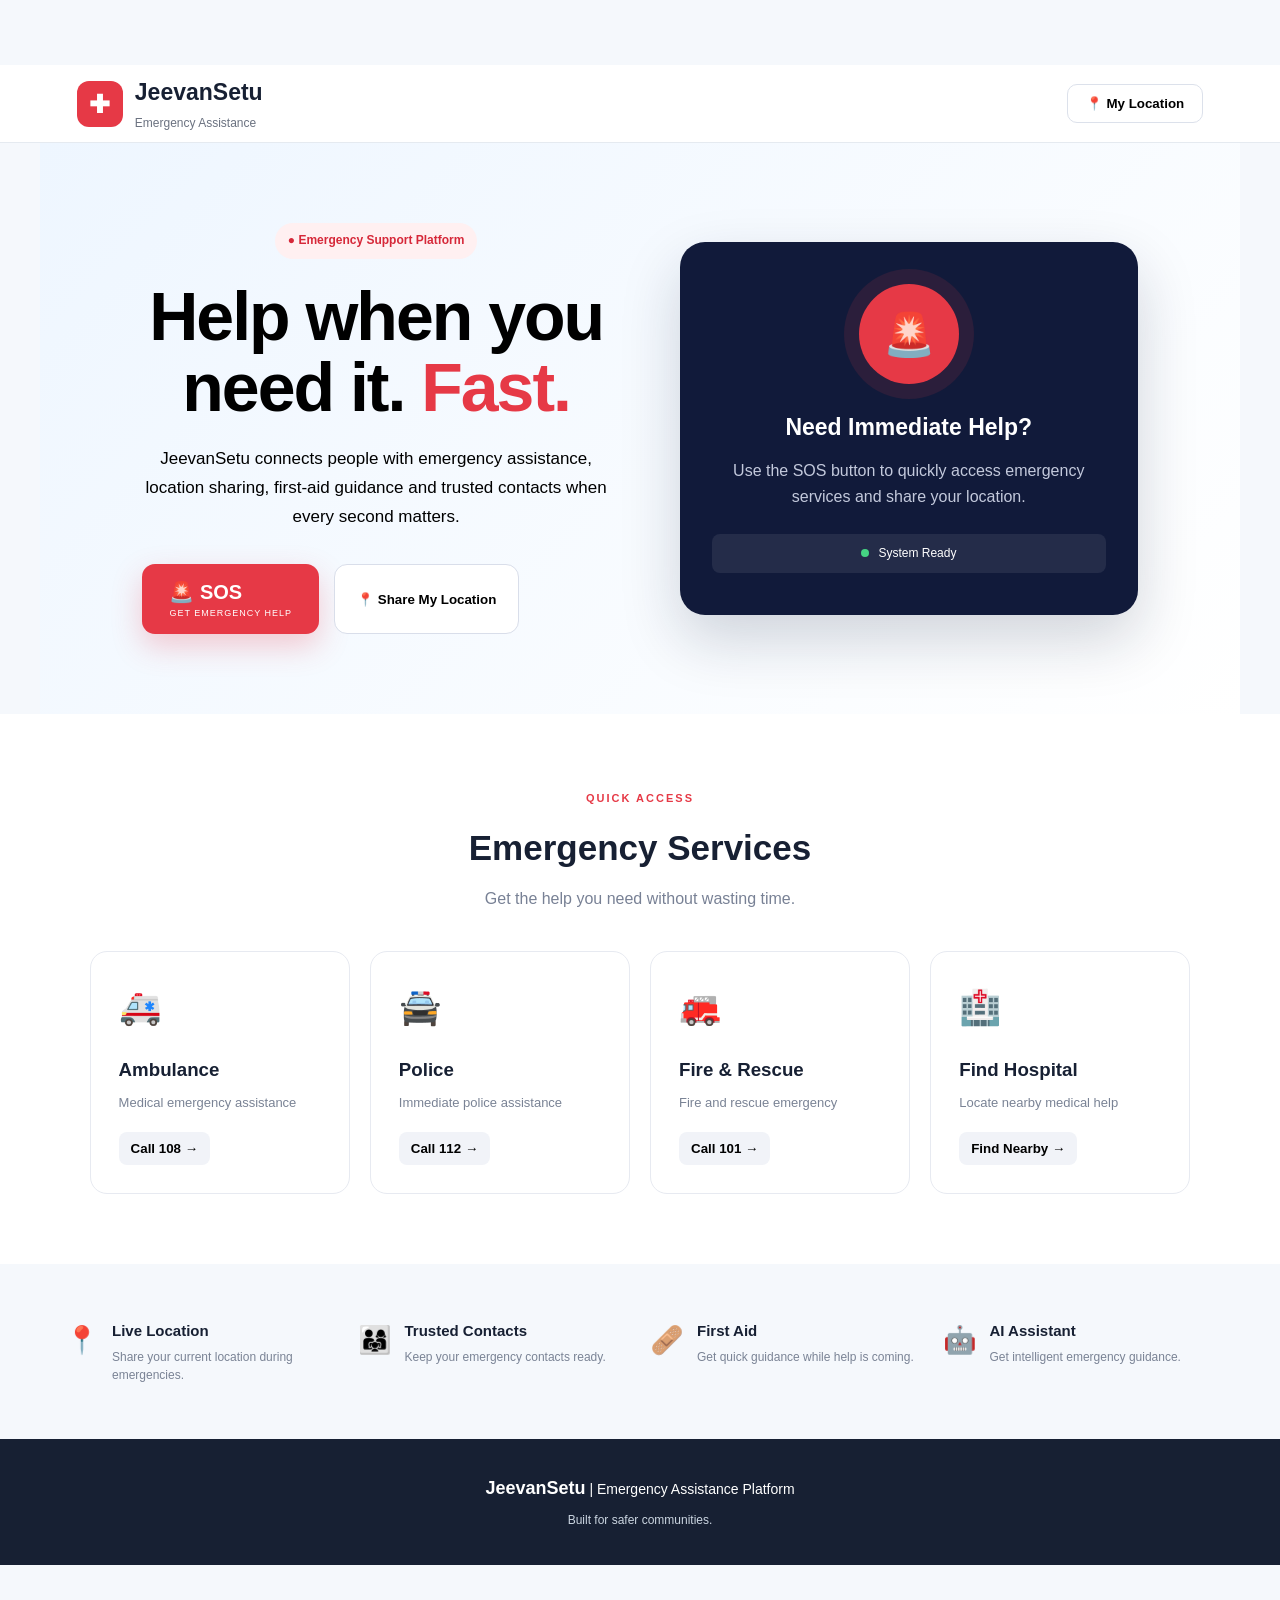
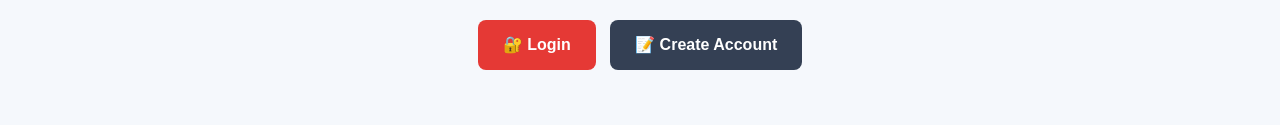
<file: index.html>
<!DOCTYPE html>
<html lang="en">
<head>
    <meta charset="UTF-8">
    <meta name="viewport" content="width=device-width, initial-scale=1.0">

    <title>JeevanSetu | Emergency Assistance</title>

    <link rel="stylesheet" href="style.css">
</head>

<body>

    <nav class="main-navigation">

    <a href="index.html">
        🏠 Home
    </a>

    <a href="assistant.html">
        🤖 AI Assistant
    </a>

    <a href="emergency.html">
        🚨 Emergency
    </a>

    <a href="first-aid.html">
        🩹 First Aid
    </a>

    <a href="contacts.html">
        📞 Contacts
    </a>

    <a href="report.html">
        📝 Report
    </a>

</nav>

    <!-- HEADER -->
    <header class="header">
        <div class="logo">
            <span class="logo-icon">✚</span>
            <div>
                <h1>JeevanSetu</h1>
                <p>Emergency Assistance</p>
            </div>
        </div>

        <button class="location-btn" onclick="getLocation()">
            📍 My Location
        </button>
    </header>


    <!-- HERO -->
    <main>

        <section class="hero">

            <div class="hero-text">

                <span class="badge">● Emergency Support Platform</span>

                <h2 style="color:#000">
                    Help when you need it.
                    <span>Fast.</span>
                </h2>

                <p style="color:#000">
                    JeevanSetu connects people with emergency assistance,
                    location sharing, first-aid guidance and trusted contacts
                    when every second matters.
                </p>

                <div class="hero-buttons">

                    <button class="sos-btn" onclick="activateSOS()">
                        <strong>🚨 SOS</strong>
                        <small>GET EMERGENCY HELP</small>
                    </button>

                    <button class="secondary-btn" onclick="getLocation()">
                        📍 Share My Location
                    </button>

                </div>

            </div>


            <!-- EMERGENCY CARD -->
            <div class="emergency-card">

                <div class="pulse-circle">
                    🚨
                </div>

                <h3>Need Immediate Help?</h3>

                <p>
                    Use the SOS button to quickly access emergency services
                    and share your location.
                </p>

                <div class="status">
                    <span></span>
                    System Ready
                </div>

            </div>

        </section>


        <!-- SERVICES -->
       <section class="services">

    <div class="section-heading">
        <span>QUICK ACCESS</span>
        <h2>Emergency Services</h2>
        <p>Get the help you need without wasting time.</p>
    </div>

    <div class="service-grid">

        <!-- AMBULANCE -->
        <div class="service-card">

            <div class="service-icon">🚑</div>

            <h3>Ambulance</h3>

            <p>
                Medical emergency assistance
            </p>

            <button
                type="button"
                onclick="callService('108')">
                Call 108 →
            </button>

        </div>


        <!-- POLICE -->
        <div class="service-card">

            <div class="service-icon">🚔</div>

            <h3>Police</h3>

            <p>
                Immediate police assistance
            </p>

            <button
                type="button"
                onclick="callService('112')">
                Call 112 →
            </button>

        </div>


        <!-- FIRE -->
        <div class="service-card">

            <div class="service-icon">🚒</div>

            <h3>Fire & Rescue</h3>

            <p>
                Fire and rescue emergency
            </p>

            <button
                type="button"
                onclick="callService('101')">
                Call 101 →
            </button>

        </div>


        <!-- HOSPITAL -->
        <div class="service-card">

            <div class="service-icon">🏥</div>

            <h3>Find Hospital</h3>

            <p>
                Locate nearby medical help
            </p>

            <button
                type="button"
                onclick="findHospital()">
                Find Nearby →
            </button>

        </div>

    </div>

</section>


        <!-- FEATURES -->
        <section class="features">

            <div class="feature">
                <span>📍</span>
                <div>
                    <h3>Live Location</h3>
                    <p>Share your current location during emergencies.</p>
                </div>
            </div>


            <div class="feature">
                <span>👨‍👩‍👧</span>
                <div>
                    <h3>Trusted Contacts</h3>
                    <p>Keep your emergency contacts ready.</p>
                </div>
            </div>


            <div class="feature">
                <span>🩹</span>
                <div>
                    <h3>First Aid</h3>
                    <p>Get quick guidance while help is coming.</p>
                </div>
            </div>


            <div class="feature">
                <span>🤖</span>
                <div>
                    <h3>AI Assistant</h3>
                    <p>Get intelligent emergency guidance.</p>
                </div>
            </div>

        </section>

    </main>


    <!-- FOOTER -->
    <footer>
        <strong>JeevanSetu</strong>
        <span> | </span>
        Emergency Assistance Platform
        <p>Built for safer communities.</p>
    </footer>


    <script src="app.js"></script>

    <!-- ==========================================
     JeevanSetu - Login / Registration
     ========================================== -->

<div style="
    text-align: center;
    margin: 30px 20px;
    padding: 20px;
">

    <a href="login.html"
       style="
           display: inline-block;
           padding: 12px 25px;
           margin: 5px;
           background: #e53935;
           color: white;
           text-decoration: none;
           border-radius: 8px;
           font-weight: bold;
       ">
        🔐 Login
    </a>


    <a href="register.html"
       style="
           display: inline-block;
           padding: 12px 25px;
           margin: 5px;
           background: #344054;
           color: white;
           text-decoration: none;
           border-radius: 8px;
           font-weight: bold;
       ">
        📝 Create Account
    </a>

</div>

</body>
</html>
</file>
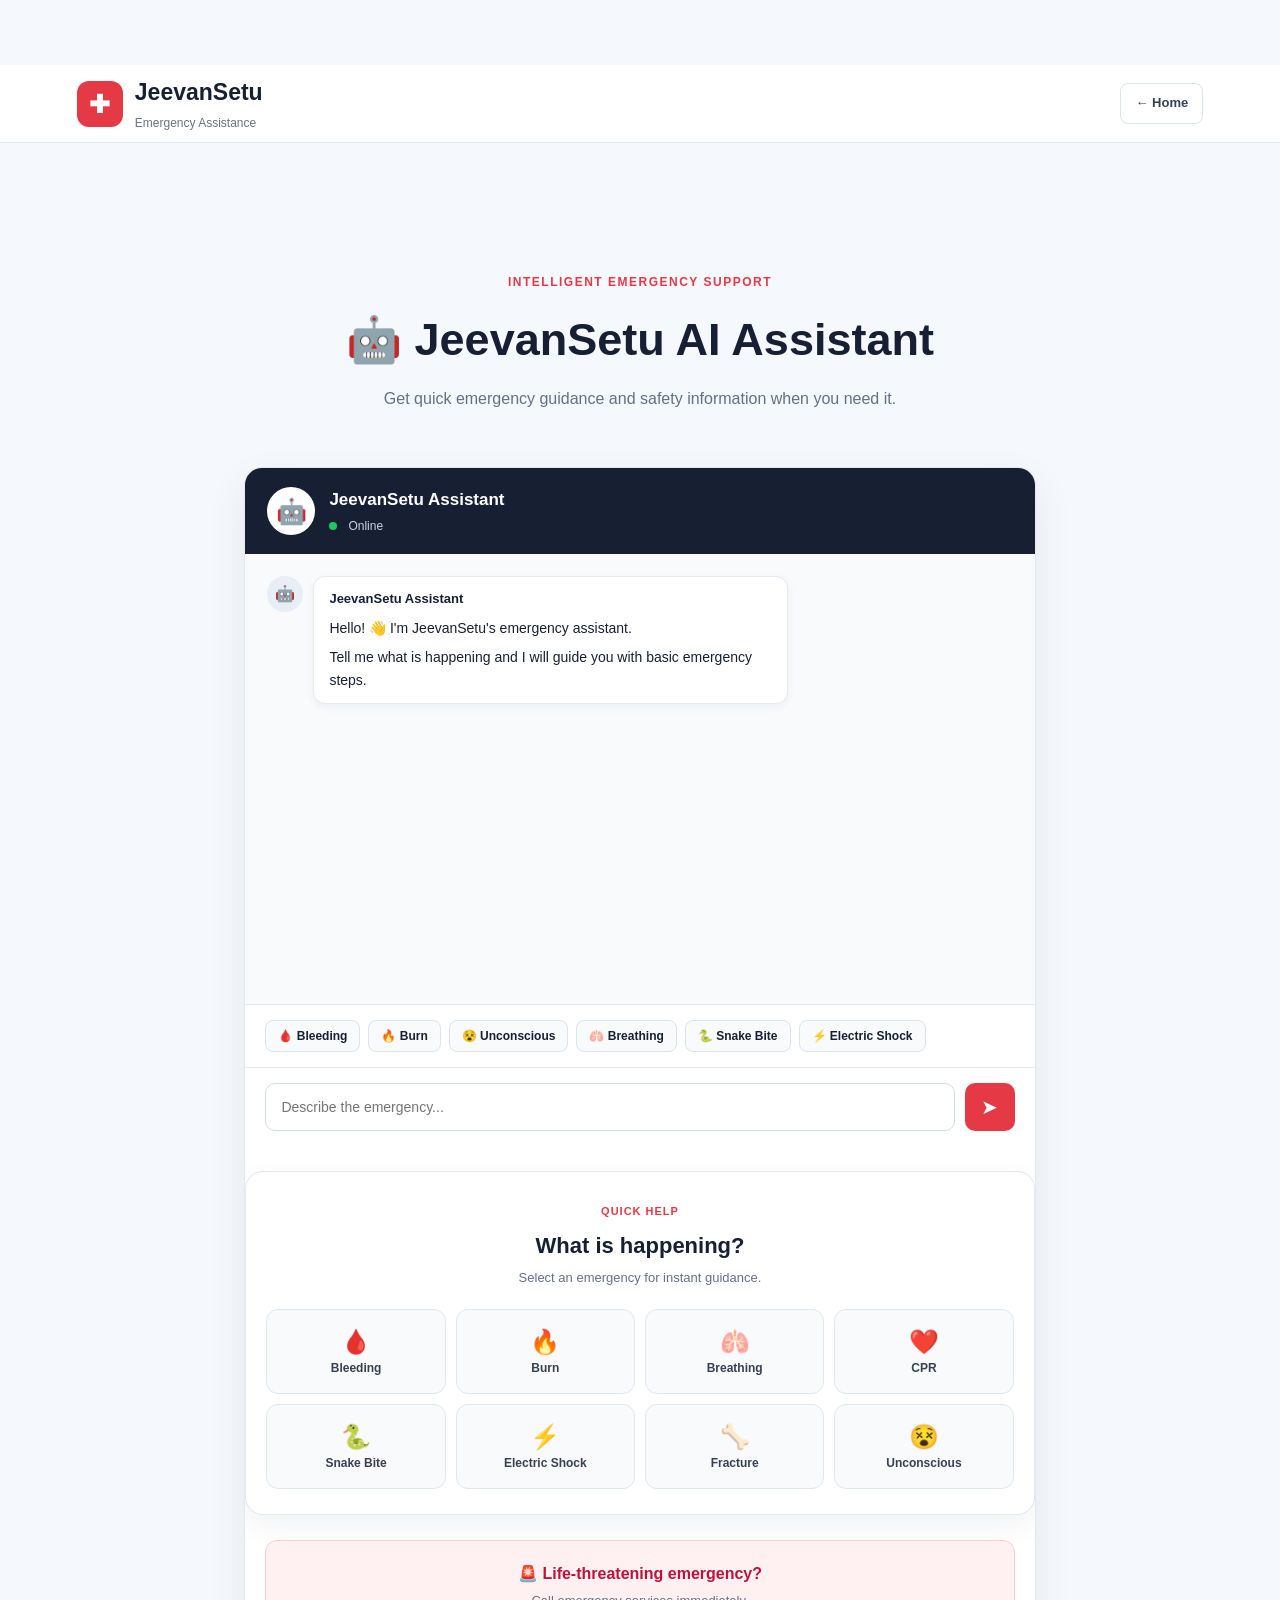
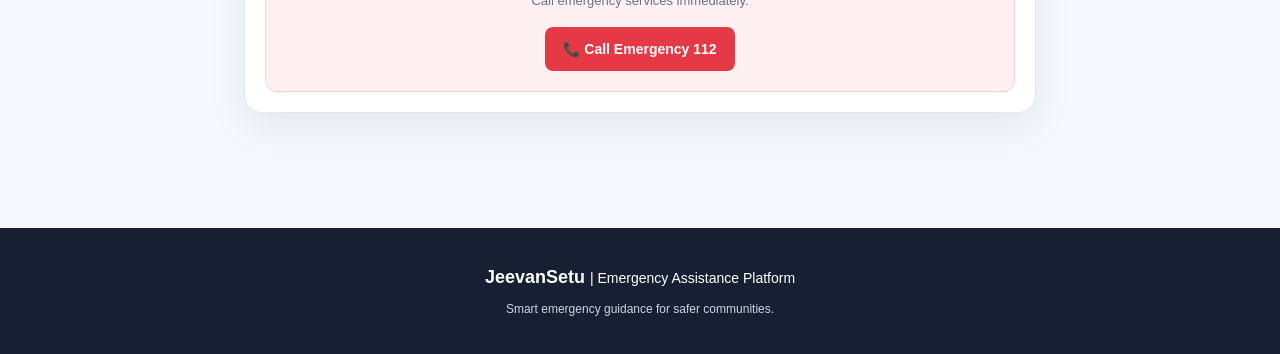
<file: assistant.html>
<!DOCTYPE html>
<html lang="en">

<head>

    <meta charset="UTF-8">

    <meta
        name="viewport"
        content="width=device-width, initial-scale=1.0">

    <title>AI Assistant | JeevanSetu</title>

    <link
        rel="stylesheet"
        href="style.css">

</head>

<body>

    <nav class="main-navigation">

    <a href="index.html">
        🏠 Home
    </a>

    <a href="assistant.html">
        🤖 AI Assistant
    </a>

    <a href="emergency.html">
        🚨 Emergency
    </a>

    <a href="first-aid.html">
        🩹 First Aid
    </a>

    <a href="contacts.html">
        📞 Contacts
    </a>

    <a href="report.html">
        📝 Report
    </a>

</nav>

<header class="header">

    <div class="logo">

        <span class="logo-icon">✚</span>

        <div>

            <h1>JeevanSetu</h1>

            <p>Emergency Assistance</p>

        </div>

    </div>

    <a
        href="index.html"
        class="back-home">

        ← Home

    </a>

</header>


<main class="assistant-page">

    <!-- HEADING -->

    <section class="assistant-heading">

        <span>INTELLIGENT EMERGENCY SUPPORT</span>

        <h2>🤖 JeevanSetu AI Assistant</h2>

        <p>
            Get quick emergency guidance and safety
            information when you need it.
        </p>

    </section>


    <!-- ASSISTANT CARD -->

    <section class="assistant-container">

        <!-- AI HEADER -->

        <div class="assistant-header">

            <div class="assistant-avatar">
                🤖
            </div>

            <div>

                <h3>
                    JeevanSetu Assistant
                </h3>

                <span class="assistant-status">
                    <span></span>
                    Online
                </span>

            </div>

        </div>


        <!-- CHAT -->

        <div
            id="chatMessages"
            class="chat-messages">

            <div class="chat-message bot-message">

                <div class="message-avatar">
                    🤖
                </div>

                <div class="message-content">

                    <strong>
                        JeevanSetu Assistant
                    </strong>

                    <p>
                        Hello! 👋 I'm JeevanSetu's
                        emergency assistant.
                    </p>

                    <p>
                        Tell me what is happening and
                        I will guide you with basic
                        emergency steps.
                    </p>

                </div>

            </div>

        </div>


        <!-- QUICK QUESTIONS -->

        <div class="quick-actions">

            <button onclick="sendQuickMessage('Someone is bleeding')">
                🩸 Bleeding
            </button>

            <button onclick="sendQuickMessage('Someone has a burn')">
                🔥 Burn
            </button>

            <button onclick="sendQuickMessage('Someone is unconscious')">
                😵 Unconscious
            </button>

            <button onclick="sendQuickMessage('Someone has breathing difficulty')">
                🫁 Breathing
            </button>

            <button onclick="sendQuickMessage('Someone has a snake bite')">
                🐍 Snake Bite
            </button>

            <button onclick="sendQuickMessage('There is an electric shock')">
                ⚡ Electric Shock
            </button>

        </div>


        <!-- INPUT -->

        <form
            id="assistantForm"
            class="assistant-input-area">

            <input
                type="text"
                id="assistantInput"
                placeholder="Describe the emergency..."
                autocomplete="off"
                required>

            <button
                type="submit">

                ➤

            </button>

        </form>


        <!-- EMERGENCY -->

        <!-- ==========================================
     QUICK EMERGENCY BUTTONS
     STEP 8.4
========================================== -->

<section class="quick-emergency">

    <div class="quick-emergency-heading">
        <span>QUICK HELP</span>
        <h3>What is happening?</h3>
        <p>Select an emergency for instant guidance.</p>
    </div>

    <div class="quick-emergency-grid">

        <button
            type="button"
            class="quick-emergency-btn"
            onclick="quickEmergency('bleeding')">
            🩸
            <span>Bleeding</span>
        </button>

        <button
            type="button"
            class="quick-emergency-btn"
            onclick="quickEmergency('burns')">
            🔥
            <span>Burn</span>
        </button>

        <button
            type="button"
            class="quick-emergency-btn"
            onclick="quickEmergency('breathing')">
            🫁
            <span>Breathing</span>
        </button>

        <button
            type="button"
            class="quick-emergency-btn"
            onclick="quickEmergency('cpr')">
            ❤️
            <span>CPR</span>
        </button>

        <button
            type="button"
            class="quick-emergency-btn"
            onclick="quickEmergency('snakebite')">
            🐍
            <span>Snake Bite</span>
        </button>

        <button
            type="button"
            class="quick-emergency-btn"
            onclick="quickEmergency('electric')">
            ⚡
            <span>Electric Shock</span>
        </button>

        <button
            type="button"
            class="quick-emergency-btn"
            onclick="quickEmergency('fracture')">
            🦴
            <span>Fracture</span>
        </button>

        <button
            type="button"
            class="quick-emergency-btn"
            onclick="quickEmergency('fainting')">
            😵
            <span>Unconscious</span>
        </button>

    </div>

</section>

        <div class="assistant-emergency">

            <strong>
                🚨 Life-threatening emergency?
            </strong>

            <p>
                Call emergency services immediately.
            </p>

            <a
                href="tel:112">

                📞 Call Emergency 112

            </a>

        </div>

    </section>

</main>


<footer>

    <strong>
        JeevanSetu
    </strong>

    <span>
        |
    </span>

    Emergency Assistance Platform

    <p>
        Smart emergency guidance for safer communities.
    </p>

</footer>


<script src="assistant.js"></script>

</body>

</html>
</file>
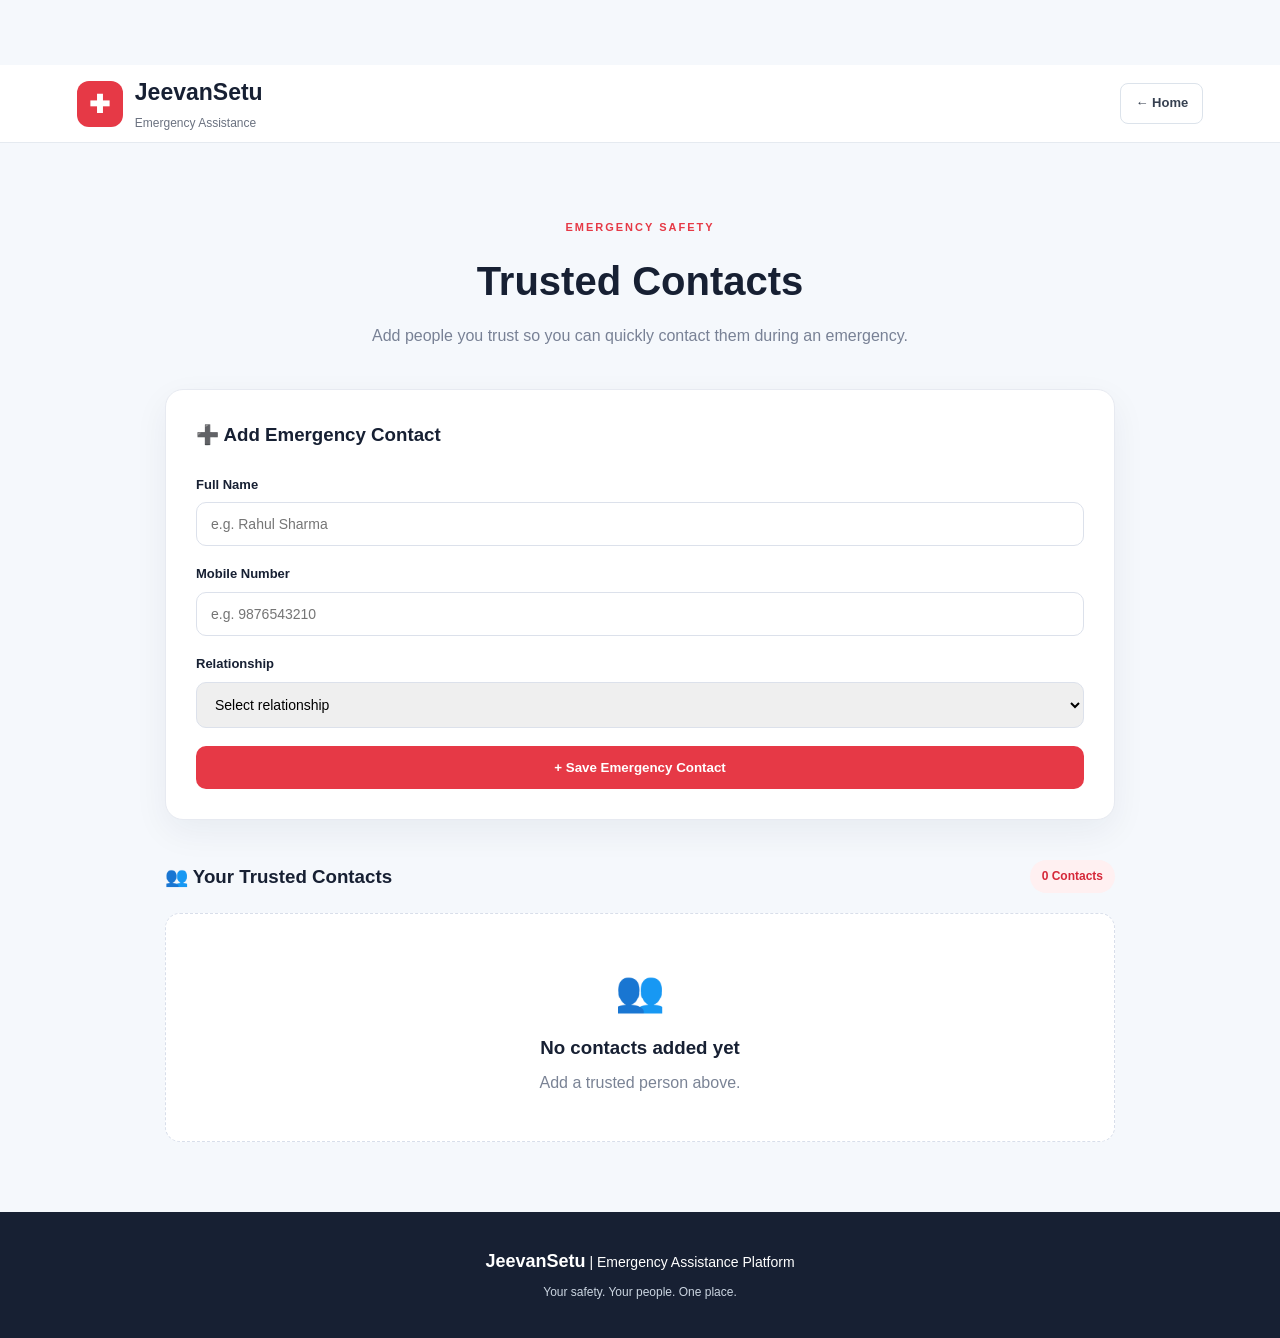
<file: contacts.html>
<!DOCTYPE html>
<html lang="en">
<head>
    <meta charset="UTF-8">
    <meta name="viewport" content="width=device-width, initial-scale=1.0">

    <title>Trusted Contacts | JeevanSetu</title>

    <link rel="stylesheet" href="style.css">
</head>

<body>

    <nav class="main-navigation">

    <a href="index.html">
        🏠 Home
    </a>

    <a href="assistant.html">
        🤖 AI Assistant
    </a>

    <a href="emergency.html">
        🚨 Emergency
    </a>

    <a href="first-aid.html">
        🩹 First Aid
    </a>

    <a href="contacts.html">
        📞 Contacts
    </a>

    <a href="report.html">
        📝 Report
    </a>

</nav>

<header class="header">

    <div class="logo">
        <span class="logo-icon">✚</span>

        <div>
            <h1>JeevanSetu</h1>
            <p>Emergency Assistance</p>
        </div>
    </div>

    <a href="index.html" class="back-home">
        ← Home
    </a>

</header>


<main class="contacts-page">

    <div class="contacts-heading">

        <span>EMERGENCY SAFETY</span>

        <h2>Trusted Contacts</h2>

        <p>
            Add people you trust so you can quickly contact them
            during an emergency.
        </p>

    </div>


    <!-- ADD CONTACT -->

    <section class="contact-form-card">

        <h3>➕ Add Emergency Contact</h3>

        <form id="contactForm">

            <div class="input-group">

                <label for="contactName">
                    Full Name
                </label>

                <input
                    type="text"
                    id="contactName"
                    placeholder="e.g. Rahul Sharma"
                    required
                >

            </div>


            <div class="input-group">

                <label for="contactPhone">
                    Mobile Number
                </label>

                <input
                    type="tel"
                    id="contactPhone"
                    placeholder="e.g. 9876543210"
                    pattern="[0-9]{10}"
                    maxlength="10"
                    required
                >

            </div>


            <div class="input-group">

                <label for="contactRelation">
                    Relationship
                </label>

                <select id="contactRelation" required>

                    <option value="">
                        Select relationship
                    </option>

                    <option value="Parent">
                        Parent
                    </option>

                    <option value="Sibling">
                        Sibling
                    </option>

                    <option value="Friend">
                        Friend
                    </option>

                    <option value="Spouse">
                        Spouse
                    </option>

                    <option value="Relative">
                        Relative
                    </option>

                    <option value="Other">
                        Other
                    </option>

                </select>

            </div>


            <button type="submit" class="add-contact-btn">
                + Save Emergency Contact
            </button>

        </form>

    </section>


    <!-- SAVED CONTACTS -->

    <section class="saved-contacts">

        <div class="saved-title">

            <h3>👥 Your Trusted Contacts</h3>

            <span id="contactCount">
                0 Contacts
            </span>

        </div>


        <div id="contactsList">

            <div class="empty-contacts">

                <div>👥</div>

                <h3>No contacts added yet</h3>

                <p>
                    Add a trusted person above.
                </p>

            </div>

        </div>

    </section>

</main>


<footer>

    <strong>JeevanSetu</strong>

    <span> | </span>

    Emergency Assistance Platform

    <p>
        Your safety. Your people. One place.
    </p>

</footer>


<script src="app.js"></script>

</body>
</html>
</file>
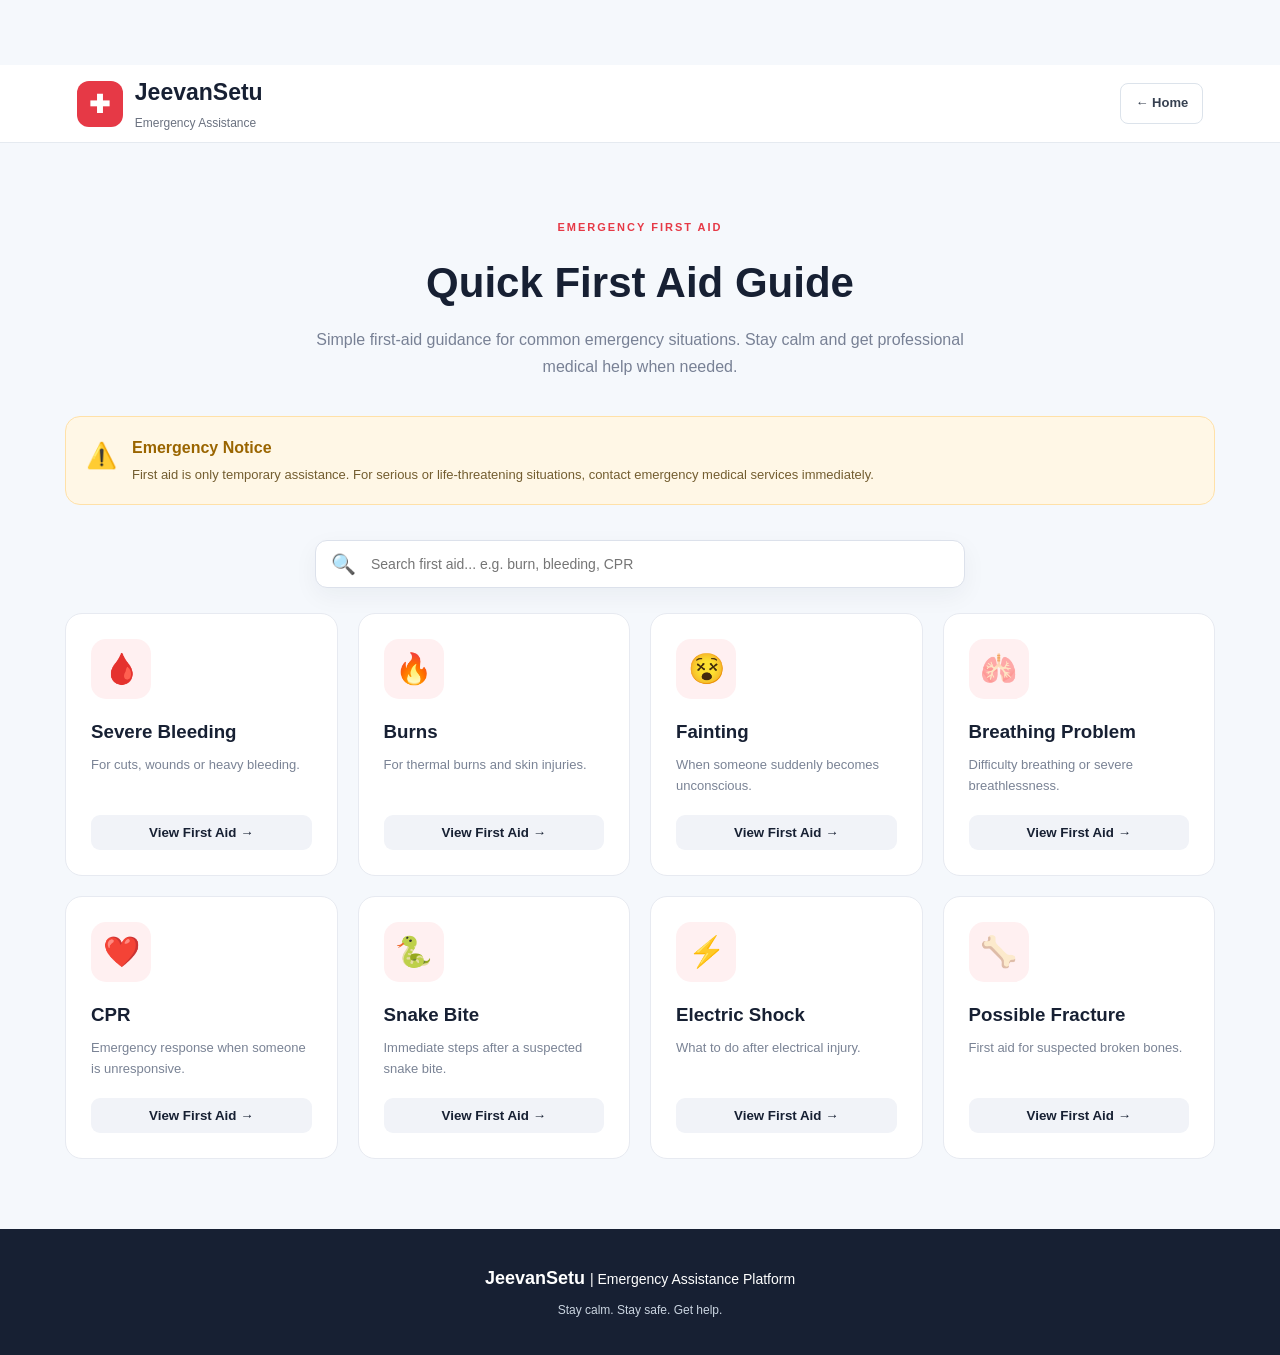
<file: first-aid.html>
<!DOCTYPE html>
<html lang="en">

<head>

    <meta charset="UTF-8">

    <meta
        name="viewport"
        content="width=device-width, initial-scale=1.0">

    <title>First Aid | JeevanSetu</title>

    <link
        rel="stylesheet"
        href="style.css">

</head>


<body>

    <nav class="main-navigation">

    <a href="index.html">
        🏠 Home
    </a>

    <a href="assistant.html">
        🤖 AI Assistant
    </a>

    <a href="emergency.html">
        🚨 Emergency
    </a>

    <a href="first-aid.html">
        🩹 First Aid
    </a>

    <a href="contacts.html">
        📞 Contacts
    </a>

    <a href="report.html">
        📝 Report
    </a>

</nav>

<header class="header">

    <div class="logo">

        <span class="logo-icon">✚</span>

        <div>

            <h1>JeevanSetu</h1>

            <p>Emergency Assistance</p>

        </div>

    </div>


    <a
        href="index.html"
        class="back-home">

        ← Home

    </a>

</header>



<main class="first-aid-page">


    <!-- PAGE HEADING -->

    <section class="first-aid-heading">

        <span>EMERGENCY FIRST AID</span>

        <h2>Quick First Aid Guide</h2>

        <p>

            Simple first-aid guidance for common
            emergency situations.

            Stay calm and get professional
            medical help when needed.

        </p>

    </section>



    <!-- EMERGENCY NOTICE -->

    <div class="first-aid-alert">

        <div class="alert-icon">
            ⚠️
        </div>

        <div>

            <strong>
                Emergency Notice
            </strong>

            <p>

                First aid is only temporary assistance.
                For serious or life-threatening situations,
                contact emergency medical services immediately.

            </p>

        </div>

    </div>



    <!-- SEARCH -->

    <div class="first-aid-search">

        <div class="search-icon">
            🔍
        </div>

        <input
            type="text"
            id="firstAidSearch"
            placeholder="Search first aid... e.g. burn, bleeding, CPR"
            autocomplete="off">

    </div>


    <p
        id="noFirstAidResult"
        class="no-first-aid-result"
        style="display:none;">

        No matching first-aid guide found.

    </p>



    <!-- FIRST AID GRID -->

    <section class="first-aid-grid">



        <!-- BLEEDING -->

        <div
            class="first-aid-card"
            data-aid="bleeding blood wound cut">

            <div class="aid-icon">
                🩸
            </div>

            <h3>
                Severe Bleeding
            </h3>

            <p>
                For cuts, wounds or heavy bleeding.
            </p>

            <button
                type="button"
                onclick="showFirstAid('bleeding')">

                View First Aid →

            </button>

        </div>



        <!-- BURNS -->

        <div
            class="first-aid-card"
            data-aid="burn burns fire skin">

            <div class="aid-icon">
                🔥
            </div>

            <h3>
                Burns
            </h3>

            <p>
                For thermal burns and skin injuries.
            </p>

            <button
                type="button"
                onclick="showFirstAid('burns')">

                View First Aid →

            </button>

        </div>



        <!-- FAINTING -->

        <div
            class="first-aid-card"
            data-aid="fainting faint unconscious">

            <div class="aid-icon">
                😵
            </div>

            <h3>
                Fainting
            </h3>

            <p>
                When someone suddenly becomes unconscious.
            </p>

            <button
                type="button"
                onclick="showFirstAid('fainting')">

                View First Aid →

            </button>

        </div>



        <!-- BREATHING -->

        <div
            class="first-aid-card"
            data-aid="breathing breath lungs asthma">

            <div class="aid-icon">
                🫁
            </div>

            <h3>
                Breathing Problem
            </h3>

            <p>
                Difficulty breathing or severe breathlessness.
            </p>

            <button
                type="button"
                onclick="showFirstAid('breathing')">

                View First Aid →

            </button>

        </div>



        <!-- CPR -->

        <div
            class="first-aid-card"
            data-aid="cpr heart cardiac unconscious">

            <div class="aid-icon">
                ❤️
            </div>

            <h3>
                CPR
            </h3>

            <p>
                Emergency response when someone is unresponsive.
            </p>

            <button
                type="button"
                onclick="showFirstAid('cpr')">

                View First Aid →

            </button>

        </div>



        <!-- SNAKE BITE -->

        <div
            class="first-aid-card"
            data-aid="snake snakebite bite venom">

            <div class="aid-icon">
                🐍
            </div>

            <h3>
                Snake Bite
            </h3>

            <p>
                Immediate steps after a suspected snake bite.
            </p>

            <button
                type="button"
                onclick="showFirstAid('snakebite')">

                View First Aid →

            </button>

        </div>



        <!-- ELECTRIC SHOCK -->

        <div
            class="first-aid-card"
            data-aid="electric electricity shock">

            <div class="aid-icon">
                ⚡
            </div>

            <h3>
                Electric Shock
            </h3>

            <p>
                What to do after electrical injury.
            </p>

            <button
                type="button"
                onclick="showFirstAid('electric')">

                View First Aid →

            </button>

        </div>



        <!-- FRACTURE -->

        <div
            class="first-aid-card"
            data-aid="fracture bone broken injury">

            <div class="aid-icon">
                🦴
            </div>

            <h3>
                Possible Fracture
            </h3>

            <p>
                First aid for suspected broken bones.
            </p>

            <button
                type="button"
                onclick="showFirstAid('fracture')">

                View First Aid →

            </button>

        </div>


    </section>

</main>



<footer>

    <strong>
        JeevanSetu
    </strong>

    <span>
        |
    </span>

    Emergency Assistance Platform

    <p>
        Stay calm. Stay safe. Get help.
    </p>

</footer>



<script src="app.js"></script>


</body>

</html>
</file>
<file: style.css>
* {
    margin: 0;
    padding: 0;
    box-sizing: border-box;
}

body {
    font-family: Arial, Helvetica, sans-serif;
    background: #f6f8fc;
    color: #172033;
    min-height: 100vh;
}


/* HEADER */

.header {
    height: 78px;
    background: #ffffff;
    display: flex;
    justify-content: space-between;
    align-items: center;
    padding: 0 7%;
    border-bottom: 1px solid #e8ebf2;
}

.logo {
    display: flex;
    align-items: center;
    gap: 12px;
}

.logo-icon {
    width: 44px;
    height: 44px;
    background: #e63946;
    color: white;
    border-radius: 12px;
    display: flex;
    justify-content: center;
    align-items: center;
    font-size: 24px;
    font-weight: bold;
}

.logo h1 {
    font-size: 21px;
}

.logo p {
    font-size: 11px;
    color: #7b8495;
    margin-top: 3px;
}

.location-btn {
    border: 1px solid #dce1eb;
    background: white;
    padding: 11px 18px;
    border-radius: 10px;
    cursor: pointer;
    font-weight: 600;
}


/* HERO */

.hero {
    max-width: 1200px;
    margin: auto;
    padding: 75px 25px;
    display: grid;
    grid-template-columns: 1.4fr 0.8fr;
    gap: 70px;
    align-items: center;
}

.badge {
    display: inline-block;
    background: #fff0f1;
    color: #d62839;
    padding: 8px 13px;
    border-radius: 30px;
    font-size: 12px;
    font-weight: bold;
    margin-bottom: 22px;
}

.hero h2 {
    font-size: clamp(42px, 6vw, 68px);
    line-height: 1.05;
    letter-spacing: -2px;
    max-width: 700px;
}

.hero h2 span {
    color: #e63946;
}

.hero-text > p {
    margin-top: 22px;
    color: #697386;
    font-size: 17px;
    line-height: 1.7;
    max-width: 650px;
}


/* BUTTONS */

.hero-buttons {
    display: flex;
    gap: 15px;
    margin-top: 32px;
    flex-wrap: wrap;
}

.sos-btn {
    border: none;
    background: #e63946;
    color: white;
    padding: 16px 27px;
    border-radius: 13px;
    cursor: pointer;
    display: flex;
    flex-direction: column;
    gap: 4px;
    box-shadow: 0 12px 30px rgba(230, 57, 70, 0.25);
}

.sos-btn strong {
    font-size: 20px;
}

.sos-btn small {
    font-size: 9px;
    letter-spacing: 1px;
}

.sos-btn:hover {
    transform: translateY(-2px);
}

.secondary-btn {
    border: 1px solid #d9deea;
    background: white;
    padding: 15px 22px;
    border-radius: 13px;
    cursor: pointer;
    font-weight: bold;
}


/* EMERGENCY CARD */

.emergency-card {
    background: #111a3a;
    color: white;
    padding: 42px 32px;
    border-radius: 25px;
    text-align: center;
    box-shadow: 0 25px 60px rgba(17, 26, 58, 0.18);
}

.pulse-circle {
    width: 100px;
    height: 100px;
    background: #e63946;
    border-radius: 50%;
    margin: 0 auto 25px;
    display: flex;
    justify-content: center;
    align-items: center;
    font-size: 42px;
    box-shadow: 0 0 0 15px rgba(230, 57, 70, 0.12);
}

.emergency-card h3 {
    font-size: 23px;
}

.emergency-card p {
    color: #c3c9dc;
    line-height: 1.6;
    margin-top: 12px;
}

.status {
    margin-top: 25px;
    padding: 10px;
    border-radius: 8px;
    background: rgba(255,255,255,0.08);
    font-size: 12px;
}

.status span {
    display: inline-block;
    width: 8px;
    height: 8px;
    background: #45d483;
    border-radius: 50%;
    margin-right: 6px;
}


/* SERVICES */

.services {
    background: white;
    padding: 70px 7%;
}

.section-heading {
    text-align: center;
    margin-bottom: 40px;
}

.section-heading span {
    color: #e63946;
    font-size: 11px;
    font-weight: bold;
    letter-spacing: 2px;
}

.section-heading h2 {
    font-size: 35px;
    margin: 10px 0;
}

.section-heading p {
    color: #788195;
}

.service-grid {
    max-width: 1200px;
    margin: auto;
    display: grid;
    grid-template-columns: repeat(4, 1fr);
    gap: 20px;
}

.service-card {
    padding: 28px;
    border: 1px solid #e7eaf1;
    border-radius: 17px;
    background: white;
    cursor: pointer;
    transition: 0.2s;
}

.service-card:hover {
    transform: translateY(-5px);
    box-shadow: 0 15px 35px rgba(20, 30, 60, 0.09);
}

.service-icon {
    font-size: 34px;
    margin-bottom: 20px;
}

.service-card h3 {
    margin-bottom: 8px;
}

.service-card p {
    color: #7a8395;
    font-size: 13px;
    line-height: 1.5;
}

.service-card button {
    margin-top: 20px;
    border: none;
    background: #f1f3f8;
    padding: 9px 12px;
    border-radius: 8px;
    cursor: pointer;
    font-weight: bold;
}


/* FEATURES */

.features {
    max-width: 1200px;
    margin: auto;
    padding: 55px 25px;
    display: grid;
    grid-template-columns: repeat(4, 1fr);
    gap: 20px;
}

.feature {
    display: flex;
    gap: 13px;
}

.feature > span {
    font-size: 27px;
}

.feature h3 {
    font-size: 15px;
}

.feature p {
    color: #7a8395;
    font-size: 12px;
    line-height: 1.5;
    margin-top: 5px;
}


/* FOOTER */

footer {
    background: #111a3a;
    color: white;
    padding: 30px 7%;
    text-align: center;
    font-size: 13px;
}

footer p {
    color: #aeb6ca;
    margin-top: 8px;
}


/* MOBILE */

@media (max-width: 900px) {

    .hero {
        grid-template-columns: 1fr;
        padding-top: 45px;
    }

    .service-grid {
        grid-template-columns: repeat(2, 1fr);
    }

    .features {
        grid-template-columns: repeat(2, 1fr);
    }
}


@media (max-width: 600px) {

    .header {
        padding: 0 20px;
    }

    .location-btn {
        display: none;
    }

    .hero {
        padding: 40px 20px;
    }

    .hero h2 {
        font-size: 43px;
    }

    .service-grid,
    .features {
        grid-template-columns: 1fr;
    }

    .services {
        padding: 50px 20px;
    }
}

/* ==========================================
   JeevanSetu SOS Emergency System
   ========================================== */

.sos-overlay {
    position: fixed;
    inset: 0;
    background: rgba(10, 15, 35, 0.75);

    display: flex;
    justify-content: center;
    align-items: center;

    z-index: 9999;

    backdrop-filter: blur(5px);
}


.sos-modal {
    width: min(430px, 90%);

    background: white;

    border-radius: 20px;

    padding: 35px;

    text-align: center;

    box-shadow: 0 25px 70px rgba(0, 0, 0, 0.35);

    animation: sosAppear 0.25s ease;
}


@keyframes sosAppear {

    from {
        opacity: 0;
        transform: scale(0.85);
    }

    to {
        opacity: 1;
        transform: scale(1);
    }
}


.sos-icon {
    width: 75px;
    height: 75px;

    margin: 0 auto 20px;

    display: flex;
    align-items: center;
    justify-content: center;

    background: #ffe5e5;

    border-radius: 50%;

    font-size: 38px;
}


.sos-modal h2 {
    margin-bottom: 12px;

    color: #17213d;

    font-size: 28px;
}


.sos-modal p {
    color: #555;

    line-height: 1.6;
}


.sos-description {
    font-size: 14px;

    margin-bottom: 25px;
}


.sos-actions {
    display: flex;

    flex-direction: column;

    gap: 12px;
}


.confirm-sos,
.cancel-sos {

    width: 100%;

    padding: 14px 18px;

    border: none;

    border-radius: 10px;

    font-size: 15px;

    font-weight: 600;

    cursor: pointer;

    transition: 0.2s;
}


.confirm-sos {

    background: #ef3340;

    color: white;
}


.confirm-sos:hover {

    background: #d92735;

    transform: translateY(-1px);
}


.cancel-sos {

    background: #edf0f5;

    color: #17213d;
}


.cancel-sos:hover {

    background: #dfe3ea;
}


.emergency-status {

    text-align: left;

    margin: 25px 0;
}


.emergency-status div {

    display: flex;

    flex-direction: column;

    gap: 4px;

    padding: 14px;

    margin-bottom: 10px;

    background: #f6f8fb;

    border-radius: 10px;

    color: #17213d;
}


.emergency-status span {

    font-size: 13px;

    color: #27a35b;

    margin-left: 25px;
}

/* ==========================================
   JeevanSetu Live Location
   ========================================== */

.location-overlay {
    position: fixed;
    inset: 0;

    background: rgba(10, 15, 35, 0.75);

    display: flex;
    align-items: center;
    justify-content: center;

    z-index: 10000;

    backdrop-filter: blur(5px);
}

.location-modal {
    width: min(430px, 90%);

    background: white;

    padding: 35px;

    border-radius: 20px;

    text-align: center;

    box-shadow: 0 25px 70px rgba(0,0,0,0.35);
}

.location-icon {
    width: 75px;
    height: 75px;

    margin: 0 auto 20px;

    display: flex;
    align-items: center;
    justify-content: center;

    background: #e8f1ff;

    border-radius: 50%;

    font-size: 38px;
}

.location-modal h2 {
    color: #17213d;

    margin-bottom: 10px;
}

.location-modal p {
    color: #666;

    line-height: 1.6;
}

.coordinates {
    margin: 20px 0;

    display: grid;

    grid-template-columns: 1fr 1fr;

    gap: 10px;
}

.coordinates div {
    background: #f5f7fa;

    padding: 14px;

    border-radius: 10px;
}

.coordinates strong {
    display: block;

    color: #17213d;

    font-size: 13px;
}

.coordinates span {
    display: block;

    margin-top: 5px;

    color: #555;

    font-size: 13px;
}

.map-button {
    display: block;

    padding: 13px;

    margin-bottom: 10px;

    background: #17213d;

    color: white;

    text-decoration: none;

    border-radius: 10px;

    font-weight: 600;
}

.close-location {
    width: 100%;

    padding: 13px;

    border: none;

    border-radius: 10px;

    background: #edf0f5;

    color: #17213d;

    cursor: pointer;

    font-weight: 600;
}

/* ==========================================
   TRUSTED CONTACTS
   ========================================== */

.contacts-page {
    max-width: 1000px;
    margin: auto;
    padding: 70px 25px;
}

.contacts-heading {
    text-align: center;
    margin-bottom: 40px;
}

.contacts-heading > span {
    color: #e63946;
    font-size: 11px;
    font-weight: bold;
    letter-spacing: 2px;
}

.contacts-heading h2 {
    font-size: 40px;
    margin: 10px 0;
}

.contacts-heading p {
    color: #788195;
    line-height: 1.6;
}


/* ADD CONTACT CARD */

.contact-form-card {
    background: white;
    padding: 30px;
    border-radius: 18px;
    border: 1px solid #e7eaf1;
    box-shadow: 0 12px 35px rgba(20, 30, 60, 0.06);
}

.contact-form-card h3 {
    margin-bottom: 25px;
}


.input-group {
    margin-bottom: 18px;
}

.input-group label {
    display: block;
    font-size: 13px;
    font-weight: bold;
    margin-bottom: 7px;
}

.input-group input,
.input-group select {
    width: 100%;
    padding: 13px 14px;
    border: 1px solid #dce1eb;
    border-radius: 10px;
    outline: none;
    font-size: 14px;
}

.input-group input:focus,
.input-group select:focus {
    border-color: #e63946;
}


.add-contact-btn {
    width: 100%;
    padding: 14px;
    border: none;
    border-radius: 10px;
    background: #e63946;
    color: white;
    font-weight: bold;
    cursor: pointer;
}

.add-contact-btn:hover {
    background: #d62839;
}


/* SAVED CONTACTS */

.saved-contacts {
    margin-top: 40px;
}

.saved-title {
    display: flex;
    justify-content: space-between;
    align-items: center;
    margin-bottom: 20px;
}

.saved-title span {
    background: #fff0f1;
    color: #d62839;
    padding: 7px 12px;
    border-radius: 20px;
    font-size: 12px;
    font-weight: bold;
}


/* CONTACT CARD */

.saved-contact-card {
    background: white;
    border: 1px solid #e7eaf1;
    border-radius: 15px;
    padding: 20px;
    margin-bottom: 15px;

    display: flex;
    justify-content: space-between;
    align-items: center;

    gap: 20px;
}

.contact-info {
    display: flex;
    align-items: center;
    gap: 15px;
}

.contact-avatar {
    width: 50px;
    height: 50px;
    background: #eef2f8;
    border-radius: 50%;

    display: flex;
    align-items: center;
    justify-content: center;

    font-size: 23px;
}

.contact-info h3 {
    font-size: 16px;
    margin-bottom: 4px;
}

.contact-info p {
    color: #e63946;
    font-size: 12px;
    font-weight: bold;
}

.contact-info span {
    display: block;
    color: #6f788a;
    font-size: 13px;
    margin-top: 5px;
}


/* ACTIONS */

.contact-actions {
    display: flex;
    gap: 8px;
}

.call-contact-btn,
.delete-contact-btn {
    padding: 9px 13px;
    border-radius: 8px;
    border: none;
    cursor: pointer;
    font-weight: bold;
    font-size: 12px;
    text-decoration: none;
}

.call-contact-btn {
    background: #e7f7ed;
    color: #218c4d;
}

.delete-contact-btn {
    background: #fff0f1;
    color: #d62839;
}


/* EMPTY */

.empty-contacts {
    background: white;
    border: 1px dashed #d8deea;
    border-radius: 15px;
    padding: 45px 20px;
    text-align: center;
}

.empty-contacts > div {
    font-size: 40px;
    margin-bottom: 10px;
}

.empty-contacts p {
    color: #7a8395;
    margin-top: 7px;
}


/* MOBILE */

@media (max-width: 600px) {

    .contacts-page {
        padding: 45px 20px;
    }

    .contacts-heading h2 {
        font-size: 32px;
    }

    .saved-contact-card {
        flex-direction: column;
        align-items: flex-start;
    }

    .contact-actions {
        width: 100%;
    }

    .call-contact-btn,
    .delete-contact-btn {
        flex: 1;
        text-align: center;
    }
}

/* ==========================================
   FIRST AID PAGE
   ========================================== */

.first-aid-page {
    max-width: 1200px;
    margin: auto;
    padding: 70px 25px;
}


/* HEADING */

.first-aid-heading {
    text-align: center;
    margin-bottom: 35px;
}

.first-aid-heading > span {
    color: #e63946;
    font-size: 11px;
    font-weight: bold;
    letter-spacing: 2px;
}

.first-aid-heading h2 {
    font-size: 42px;
    margin: 10px 0;
}

.first-aid-heading p {
    max-width: 650px;
    margin: auto;
    color: #788195;
    line-height: 1.7;
}


/* ALERT */

.first-aid-alert {
    display: flex;
    align-items: flex-start;
    gap: 15px;

    background: #fff7e6;

    border: 1px solid #ffe1a8;

    border-radius: 15px;

    padding: 18px 20px;

    margin-bottom: 35px;
}

.alert-icon {
    font-size: 25px;
}

.first-aid-alert strong {
    color: #9a6500;
}

.first-aid-alert p {
    color: #735d30;
    font-size: 13px;
    line-height: 1.6;
    margin-top: 5px;
}


/* GRID */

.first-aid-grid {
    display: grid;

    grid-template-columns:
        repeat(4, 1fr);

    gap: 20px;
}


/* CARD */

.first-aid-card {
    background: white;

    border: 1px solid #e7eaf1;

    border-radius: 17px;

    padding: 25px;

    transition: 0.2s;
}

.first-aid-card:hover {
    transform: translateY(-5px);

    box-shadow:
        0 15px 35px
        rgba(20, 30, 60, 0.09);
}


/* ICON */

.aid-icon {
    width: 60px;
    height: 60px;

    background: #fff0f1;

    border-radius: 15px;

    display: flex;

    align-items: center;

    justify-content: center;

    font-size: 30px;

    margin-bottom: 18px;
}


.first-aid-card h3 {
    margin-bottom: 8px;
}

.first-aid-card p {
    color: #7a8395;

    font-size: 13px;

    line-height: 1.6;

    min-height: 42px;
}


.first-aid-card button {
    width: 100%;

    margin-top: 18px;

    padding: 10px;

    border: none;

    border-radius: 9px;

    background: #f1f3f8;

    color: #172033;

    font-weight: bold;

    cursor: pointer;
}

.first-aid-card button:hover {
    background: #e63946;

    color: white;
}


/* FIRST AID MODAL */

.first-aid-overlay {
    position: fixed;

    inset: 0;

    background:
        rgba(10, 15, 35, 0.75);

    display: flex;

    align-items: center;

    justify-content: center;

    z-index: 10001;

    backdrop-filter: blur(5px);
}


.first-aid-modal {
    width: min(550px, 92%);

    max-height: 85vh;

    overflow-y: auto;

    background: white;

    border-radius: 20px;

    padding: 30px;

    box-shadow:
        0 25px 70px
        rgba(0, 0, 0, 0.35);
}


.first-aid-modal h2 {
    color: #17213d;

    margin-bottom: 15px;
}


.first-aid-modal p {
    color: #60697a;

    line-height: 1.7;
}


.first-aid-steps {
    margin: 20px 0;

    padding-left: 20px;
}

.first-aid-steps li {
    margin-bottom: 12px;

    color: #333;

    line-height: 1.6;
}


.first-aid-warning {
    background: #fff0f1;

    border-radius: 10px;

    padding: 13px;

    color: #a8202b;

    font-size: 13px;

    margin-bottom: 20px;
}


.close-first-aid {
    width: 100%;

    padding: 13px;

    border: none;

    border-radius: 10px;

    background: #17213d;

    color: white;

    cursor: pointer;

    font-weight: bold;
}


/* MOBILE */

@media (max-width: 900px) {

    .first-aid-grid {
        grid-template-columns:
            repeat(2, 1fr);
    }
}


@media (max-width: 600px) {

    .first-aid-page {
        padding: 45px 20px;
    }

    .first-aid-heading h2 {
        font-size: 32px;
    }

    .first-aid-grid {
        grid-template-columns: 1fr;
    }
}

/* ==========================================
   FIRST AID EMERGENCY BUTTON
   ========================================== */

.first-aid-emergency-actions {
    display: flex;
    flex-direction: column;
    gap: 10px;
}

.first-aid-call-btn {
    display: block;
    width: 100%;
    padding: 13px;

    border-radius: 10px;

    background: #e63946;
    color: white;

    text-decoration: none;
    text-align: center;

    font-weight: bold;

    box-sizing: border-box;
}

.first-aid-call-btn:hover {
    background: #d62839;
}

/* ==========================================
   FIRST AID SEARCH
   ========================================== */

.first-aid-search {

    max-width: 650px;

    margin: 0 auto 25px;

    display: flex;

    align-items: center;

    background: white;

    border: 1px solid #dce1eb;

    border-radius: 12px;

    padding: 0 15px;

    box-shadow:
        0 8px 25px rgba(20, 30, 60, 0.05);
}


.search-icon {

    font-size: 20px;

    margin-right: 10px;
}


.first-aid-search input {

    width: 100%;

    padding: 15px 5px;

    border: none;

    outline: none;

    font-size: 14px;

    background: transparent;
}


.no-first-aid-result {

    text-align: center;

    color: #7a8395;

    padding: 25px;

    margin-bottom: 20px;
}

/* ==========================================
   FIRST AID EMERGENCY ACTION BUTTONS
   ========================================== */

.first-aid-emergency-actions {
    display: flex;
    flex-direction: column;
    gap: 12px;
    margin-top: 20px;
}


/* CALL 112 */

.first-aid-call-btn {
    display: flex;
    align-items: center;
    justify-content: center;

    width: 100%;
    min-height: 48px;

    padding: 13px 16px;

    box-sizing: border-box;

    border: none;
    border-radius: 10px;

    background: #e63946;
    color: #ffffff;

    text-decoration: none;

    font-size: 14px;
    font-weight: 700;

    cursor: pointer;

    transition: 0.2s;
}

.first-aid-call-btn:hover {
    background: #c92f3b;
    transform: translateY(-1px);
}


/* SHARE LOCATION */

.first-aid-location-btn {
    display: flex;
    align-items: center;
    justify-content: center;

    width: 100%;
    min-height: 48px;

    padding: 13px 16px;

    box-sizing: border-box;

    border: 1px solid #cfe0ff;
    border-radius: 10px;

    background: #e8f1ff;
    color: #1757a6;

    font-size: 14px;
    font-weight: 700;

    cursor: pointer;

    transition: 0.2s;
}

.first-aid-location-btn:hover {
    background: #d7e7ff;
    transform: translateY(-1px);
}


/* FIND HOSPITAL */

.first-aid-hospital-btn {
    display: flex;
    align-items: center;
    justify-content: center;

    width: 100%;
    min-height: 48px;

    padding: 13px 16px;

    box-sizing: border-box;

    border: 1px solid #c9ecd8;
    border-radius: 10px;

    background: #e7f7ed;
    color: #218c4d;

    font-size: 14px;
    font-weight: 700;

    cursor: pointer;

    transition: 0.2s;
}

.first-aid-hospital-btn:hover {
    background: #d6f0df;
    transform: translateY(-1px);
}


/* CLOSE */

.close-first-aid {
    display: flex;
    align-items: center;
    justify-content: center;

    width: 100%;
    min-height: 48px;

    padding: 13px 16px;

    box-sizing: border-box;

    border: none;
    border-radius: 10px;

    background: #edf0f5;
    color: #17213d;

    font-size: 14px;
    font-weight: 700;

    cursor: pointer;

    transition: 0.2s;
}

.close-first-aid:hover {
    background: #dfe3ea;
}

/* ==========================================
   JEEVANSETU AI ASSISTANT
   STEP 8.1
   ========================================== */


.assistant-page {

    max-width: 900px;

    margin: auto;

    padding: 55px 20px;
}


/* HEADING */

.assistant-heading {

    text-align: center;

    margin-bottom: 35px;
}


.assistant-heading > span {

    color: #e63946;

    font-size: 11px;

    font-weight: bold;

    letter-spacing: 2px;
}


.assistant-heading h2 {

    font-size: 36px;

    margin: 10px 0;
}


.assistant-heading p {

    color: #788195;

    line-height: 1.6;
}


/* ASSISTANT CONTAINER */

.assistant-container {

    background: white;

    border: 1px solid #e5e8ef;

    border-radius: 20px;

    overflow: hidden;

    box-shadow:
        0 20px 50px
        rgba(20, 30, 60, 0.08);
}


/* HEADER */

.assistant-header {

    display: flex;

    align-items: center;

    gap: 14px;

    padding: 18px 22px;

    background: #111a3a;

    color: white;
}


.assistant-avatar {

    width: 48px;

    height: 48px;

    display: flex;

    align-items: center;

    justify-content: center;

    background: #e63946;

    border-radius: 50%;

    font-size: 25px;
}


.assistant-header h3 {

    margin: 0 0 4px;
}


.assistant-status {

    color: #c8cede;

    font-size: 12px;
}


.assistant-status span {

    display: inline-block;

    width: 7px;

    height: 7px;

    background: #45d483;

    border-radius: 50%;

    margin-right: 5px;
}


/* CHAT */

.chat-messages {

    height: 430px;

    overflow-y: auto;

    padding: 22px;

    background: #f7f9fc;
}


.chat-message {

    display: flex;

    gap: 10px;

    margin-bottom: 18px;

    max-width: 85%;
}


.bot-message {

    margin-right: auto;
}


.user-message {

    margin-left: auto;

    justify-content: flex-end;
}


.message-avatar {

    width: 35px;

    height: 35px;

    flex-shrink: 0;

    display: flex;

    align-items: center;

    justify-content: center;

    background: #e63946;

    color: white;

    border-radius: 50%;
}


.message-content {

    padding: 12px 15px;

    border-radius: 13px;

    background: white;

    box-shadow:
        0 3px 10px
        rgba(20, 30, 60, 0.05);
}


.user-message .message-content {

    background: #111a3a;

    color: white;
}


.message-content strong {

    font-size: 12px;
}


.message-content p {

    margin: 7px 0 0;

    line-height: 1.6;

    font-size: 14px;
}


/* QUICK ACTIONS */

.quick-actions {

    display: flex;

    flex-wrap: wrap;

    gap: 8px;

    padding: 15px 20px;

    border-top: 1px solid #e5e8ef;

    background: white;
}


.quick-actions button {

    border: 1px solid #dce1eb;

    background: #f8f9fc;

    color: #172033;

    padding: 8px 12px;

    border-radius: 20px;

    cursor: pointer;

    font-size: 12px;

    font-weight: 600;
}


.quick-actions button:hover {

    background: #edf0f5;
}


/* INPUT */

.assistant-input-area {

    display: flex;

    gap: 10px;

    padding: 15px 20px;

    border-top: 1px solid #e5e8ef;

    background: white;
}


.assistant-input-area input {

    flex: 1;

    min-width: 0;

    border: 1px solid #dce1eb;

    border-radius: 10px;

    padding: 13px;

    outline: none;

    font-size: 14px;
}


.assistant-input-area input:focus {

    border-color: #e63946;
}


.assistant-input-area button {

    width: 48px;

    border: none;

    border-radius: 10px;

    background: #e63946;

    color: white;

    font-size: 20px;

    cursor: pointer;
}


.assistant-input-area button:hover {

    background: #d62839;
}


/* EMERGENCY */

.assistant-emergency {

    padding: 18px 20px;

    background: #fff4f4;

    border-top: 1px solid #ffd8d8;

    text-align: center;
}


.assistant-emergency strong {

    color: #d62839;
}


.assistant-emergency p {

    color: #697386;

    font-size: 13px;

    margin: 6px 0 12px;
}


.assistant-emergency a {

    display: inline-block;

    background: #e63946;

    color: white;

    padding: 10px 18px;

    border-radius: 9px;

    text-decoration: none;

    font-weight: bold;

    font-size: 13px;
}


/* MOBILE */

@media (max-width: 600px) {

    .assistant-page {

        padding: 40px 15px;
    }

    .assistant-heading h2 {

        font-size: 28px;
    }

    .chat-messages {

        height: 400px;

        padding: 15px;
    }

    .chat-message {

        max-width: 95%;
    }

    .quick-actions {

        padding: 12px;
    }

    .assistant-input-area {

        padding: 12px;
    }

}

/* ==========================================
   STEP 8.3
   AI Assistant Emergency Actions
   ========================================== */

.assistant-emergency-actions {

    display: flex;

    flex-direction: column;

    gap: 10px;

    margin-top: 20px;

}


.assistant-emergency-actions a,
.assistant-emergency-actions button {

    width: 100%;

    padding: 13px 16px;

    border-radius: 10px;

    font-size: 14px;

    font-weight: 700;

    text-align: center;

    cursor: pointer;

    text-decoration: none;

    border: none;

    transition: 0.2s ease;

}


/* CALL 112 */

.assistant-call-btn {

    background: #e63946;

    color: white;

    box-shadow:
        0 8px 20px
        rgba(230, 57, 70, 0.20);

}


.assistant-call-btn:hover {

    background: #cf2635;

    transform: translateY(-2px);

}


/* LOCATION */

.assistant-location-btn {

    background: #17213d;

    color: white;

}


.assistant-location-btn:hover {

    background: #25335d;

    transform: translateY(-2px);

}


/* HOSPITAL */

.assistant-hospital-btn {

    background: #edf3ff;

    color: #17213d;

    border: 1px solid #d6e2ff !important;

}


.assistant-hospital-btn:hover {

    background: #dfe9ff;

    transform: translateY(-2px);

}

/* ==========================================
   STEP 8.4
   QUICK EMERGENCY BUTTONS
========================================== */

.quick-emergency {
    max-width: 900px;
    margin: 25px auto;
    padding: 25px;

    background: #ffffff;

    border: 1px solid #e5e9f2;

    border-radius: 18px;

    box-shadow: 0 10px 30px rgba(20, 30, 60, 0.06);
}


.quick-emergency-heading {
    text-align: center;
    margin-bottom: 20px;
}


.quick-emergency-heading span {
    color: #e63946;

    font-size: 10px;

    font-weight: bold;

    letter-spacing: 2px;
}


.quick-emergency-heading h3 {
    margin-top: 7px;

    font-size: 22px;

    color: #172033;
}


.quick-emergency-heading p {
    margin-top: 5px;

    color: #788195;

    font-size: 13px;
}


.quick-emergency-grid {

    display: grid;

    grid-template-columns:
        repeat(4, 1fr);

    gap: 12px;
}


.quick-emergency-btn {

    border: 1px solid #e5e9f2;

    background: #f8f9fc;

    border-radius: 13px;

    padding: 15px 10px;

    cursor: pointer;

    display: flex;

    flex-direction: column;

    align-items: center;

    gap: 7px;

    font-size: 26px;

    transition: 0.2s;
}


.quick-emergency-btn span {

    font-size: 12px;

    font-weight: 700;

    color: #27324a;
}


.quick-emergency-btn:hover {

    transform: translateY(-3px);

    border-color: #e63946;

    box-shadow:
        0 8px 20px
        rgba(20, 30, 60, 0.08);
}


@media (max-width: 650px) {

    .quick-emergency-grid {

        grid-template-columns:
            repeat(2, 1fr);

    }

}/* ==========================================
   STEP 8.5
   AI TYPING INDICATOR
========================================== */

.typing-message {
    display: flex;
    align-items: flex-start;
    gap: 10px;
    margin-bottom: 15px;
}


.typing-avatar {
    width: 38px;
    height: 38px;

    display: flex;
    align-items: center;
    justify-content: center;

    background: #111a3a;
    color: white;

    border-radius: 50%;

    font-size: 18px;
}


.typing-content {
    background: #f1f3f8;

    padding: 12px 16px;

    border-radius: 14px;

    color: #687286;

    font-size: 13px;
}


.typing-dots {
    display: flex;
    align-items: center;
    gap: 4px;
}


.typing-dots span {

    width: 6px;
    height: 6px;

    background: #687286;

    border-radius: 50%;

    animation: typingDot 1.2s infinite ease-in-out;
}


.typing-dots span:nth-child(2) {
    animation-delay: 0.15s;
}


.typing-dots span:nth-child(3) {
    animation-delay: 0.30s;
}


@keyframes typingDot {

    0%,
    60%,
    100% {
        transform: translateY(0);
        opacity: 0.4;
    }

    30% {
        transform: translateY(-4px);
        opacity: 1;
    }

}

/* ==========================================
   JeevanSetu AI
   COMMON WEBSITE CSS
   ========================================== */

* {
    margin: 0;
    padding: 0;
    box-sizing: border-box;
}

html {
    scroll-behavior: smooth;
}

body {
    font-family: Arial, Helvetica, sans-serif;
    background: #f5f8fc;
    color: #172033;
    line-height: 1.6;
}


/* ==========================================
   HEADER
   ========================================== */

.header {
    width: 100%;
    min-height: 75px;
    padding: 12px 6%;
    background: #ffffff;
    border-bottom: 1px solid #e5eaf0;

    display: flex;
    align-items: center;
    justify-content: space-between;

    position: sticky;
    top: 0;
    z-index: 1000;
}


/* LOGO */

.logo {
    display: flex;
    align-items: center;
    gap: 12px;
}

.logo-icon {
    width: 46px;
    height: 46px;

    display: flex;
    align-items: center;
    justify-content: center;

    background: #e63946;
    color: #ffffff;

    border-radius: 12px;

    font-size: 25px;
    font-weight: bold;
}

.logo h1 {
    font-size: 23px;
    color: #172033;
}

.logo p {
    font-size: 12px;
    color: #6b7280;
}


/* ==========================================
   MAIN NAVIGATION
   ========================================== */

.main-navigation {
    display: flex;
    align-items: center;
    justify-content: center;

    gap: 8px;

    padding: 12px 6%;

    background: #ffffff;
    border-bottom: 1px solid #e5eaf0;

    position: sticky;
    top: 75px;
    z-index: 999;
}

.main-navigation a {
    text-decoration: none;

    color: #374151;

    font-size: 14px;
    font-weight: 600;

    padding: 9px 14px;

    border-radius: 8px;

    transition: 0.25s ease;
}

.main-navigation a:hover {
    background: #e63946;
    color: #ffffff;
}


/* ==========================================
   HOME / GENERAL CONTAINER
   ========================================== */

main {
    width: 100%;
}

section {
    width: 100%;
}


/* ==========================================
   HERO
   ========================================== */

.hero {
    min-height: 500px;

    padding: 80px 8%;

    display: flex;
    align-items: center;
    justify-content: center;

    text-align: center;

    background:
        linear-gradient(
            135deg,
            #eef6ff,
            #ffffff
        );
}

.hero-content {
    max-width: 850px;
}

.hero-content span {
    display: inline-block;

    color: #e63946;

    font-size: 13px;
    font-weight: bold;

    letter-spacing: 1.5px;

    margin-bottom: 12px;
}

.hero-content h1 {
    font-size: clamp(36px, 6vw, 64px);

    line-height: 1.1;

    margin-bottom: 20px;
}

.hero-content p {
    max-width: 650px;

    margin: 0 auto 30px;

    color: #667085;

    font-size: 17px;
}


/* ==========================================
   BUTTONS
   ========================================== */

.btn {
    display: inline-block;

    padding: 13px 22px;

    border-radius: 9px;

    text-decoration: none;

    border: none;

    cursor: pointer;

    font-size: 14px;
    font-weight: bold;

    transition: 0.25s ease;
}

.btn-primary {
    background: #e63946;
    color: #ffffff;
}

.btn-primary:hover {
    background: #c92f3b;
    transform: translateY(-2px);
}

.btn-secondary {
    background: #172033;
    color: #ffffff;
}

.btn-secondary:hover {
    background: #0f172a;
    transform: translateY(-2px);
}


/* ==========================================
   HOME CARDS
   ========================================== */

.home-actions {
    width: 90%;
    max-width: 1200px;

    margin: 50px auto;

    display: grid;

    grid-template-columns:
        repeat(auto-fit, minmax(220px, 1fr));

    gap: 20px;
}

.home-card {
    display: block;

    padding: 30px 22px;

    background: #ffffff;

    border: 1px solid #e6ebf1;

    border-radius: 16px;

    text-decoration: none;

    color: #172033;

    transition: 0.3s ease;
}

.home-card:hover {
    transform: translateY(-6px);

    border-color: #e63946;

    box-shadow:
        0 12px 30px rgba(0, 0, 0, 0.08);
}

.home-card h3 {
    margin: 12px 0 5px;
}

.home-card p {
    color: #667085;
    font-size: 14px;
}


/* ==========================================
   PAGE HEADING
   ========================================== */

.page-heading,
.assistant-heading {
    max-width: 900px;

    margin: 0 auto;

    padding: 70px 20px 35px;

    text-align: center;
}

.page-heading span,
.assistant-heading span {
    color: #e63946;

    font-size: 12px;

    font-weight: bold;

    letter-spacing: 1.5px;
}

.page-heading h2,
.assistant-heading h2 {
    font-size: clamp(30px, 5vw, 45px);

    margin: 10px 0;
}

.page-heading p,
.assistant-heading p {
    color: #667085;
}


/* ==========================================
   ASSISTANT CONTAINER
   ========================================== */

.assistant-page {
    min-height: 100vh;
}

.assistant-container {
    width: 92%;
    max-width: 900px;

    margin: 20px auto 60px;

    background: #ffffff;

    border: 1px solid #e2e8f0;

    border-radius: 18px;

    overflow: hidden;

    box-shadow:
        0 15px 40px rgba(0, 0, 0, 0.07);
}


/* ==========================================
   ASSISTANT HEADER
   ========================================== */

.assistant-header {
    padding: 18px 22px;

    display: flex;

    align-items: center;

    gap: 14px;

    background: #172033;

    color: #ffffff;
}

.assistant-avatar {
    width: 48px;
    height: 48px;

    display: flex;

    align-items: center;
    justify-content: center;

    background: #ffffff;

    border-radius: 50%;

    font-size: 25px;
}

.assistant-header h3 {
    font-size: 17px;
}

.assistant-status {
    display: flex;

    align-items: center;

    gap: 6px;

    font-size: 12px;

    color: #cbd5e1;
}

.assistant-status span {
    width: 8px;
    height: 8px;

    border-radius: 50%;

    background: #22c55e;
}


/* ==========================================
   CHAT
   ========================================== */

.chat-messages {
    height: 450px;

    overflow-y: auto;

    padding: 22px;

    background: #f8fafc;
}

.chat-message {
    display: flex;

    gap: 10px;

    margin-bottom: 18px;
}

.bot-message {
    align-items: flex-start;
}

.user-message {
    justify-content: flex-end;
}

.message-avatar {
    width: 36px;
    height: 36px;

    flex-shrink: 0;

    display: flex;

    align-items: center;
    justify-content: center;

    background: #e8eef6;

    border-radius: 50%;
}

.message-content {
    max-width: 75%;

    padding: 12px 15px;

    border-radius: 12px;

    background: #ffffff;

    border: 1px solid #e5eaf0;
}

.user-message .message-content {
    background: #e63946;
    color: #ffffff;

    border: none;
}

.message-content strong {
    display: block;

    margin-bottom: 5px;

    font-size: 13px;
}

.message-content p {
    font-size: 14px;
}


/* ==========================================
   QUICK ACTIONS
   ========================================== */

.quick-actions {
    display: flex;

    flex-wrap: wrap;

    gap: 8px;

    padding: 15px 20px;

    border-top: 1px solid #e5eaf0;

    background: #ffffff;
}

.quick-actions button {
    border: 1px solid #dce3eb;

    background: #f8fafc;

    padding: 8px 12px;

    border-radius: 8px;

    cursor: pointer;

    font-size: 12px;

    transition: 0.2s;
}

.quick-actions button:hover {
    background: #e63946;

    color: #ffffff;

    border-color: #e63946;
}


/* ==========================================
   ASSISTANT INPUT
   ========================================== */

.assistant-input-area {
    display: flex;

    gap: 10px;

    padding: 15px 20px;

    border-top: 1px solid #e5eaf0;

    background: #ffffff;
}

.assistant-input-area input {
    flex: 1;

    height: 48px;

    padding: 0 15px;

    border: 1px solid #d5dce5;

    border-radius: 10px;

    outline: none;

    font-size: 14px;
}

.assistant-input-area input:focus {
    border-color: #e63946;
}

.assistant-input-area button {
    width: 50px;

    border: none;

    border-radius: 10px;

    background: #e63946;

    color: #ffffff;

    font-size: 20px;

    cursor: pointer;
}

.assistant-input-area button:hover {
    background: #c92f3b;
}


/* ==========================================
   QUICK EMERGENCY
   ========================================== */

.quick-emergency {
    padding: 25px 20px;

    background: #ffffff;

    border-top: 1px solid #e5eaf0;
}

.quick-emergency-heading {
    text-align: center;

    margin-bottom: 20px;
}

.quick-emergency-heading span {
    color: #e63946;

    font-size: 11px;

    font-weight: bold;

    letter-spacing: 1px;
}

.quick-emergency-heading h3 {
    font-size: 22px;

    margin: 5px 0;
}

.quick-emergency-heading p {
    color: #667085;

    font-size: 13px;
}

.quick-emergency-grid {
    display: grid;

    grid-template-columns:
        repeat(4, 1fr);

    gap: 10px;
}

.quick-emergency-btn {
    min-height: 85px;

    display: flex;

    flex-direction: column;

    align-items: center;

    justify-content: center;

    gap: 5px;

    background: #f8fafc;

    border: 1px solid #e1e7ee;

    border-radius: 12px;

    cursor: pointer;

    font-size: 24px;

    transition: 0.25s ease;
}

.quick-emergency-btn span {
    font-size: 12px;

    font-weight: bold;

    color: #374151;
}

.quick-emergency-btn:hover {
    transform: translateY(-3px);

    border-color: #e63946;

    background: #fff5f5;
}


/* ==========================================
   EMERGENCY BOX
   ========================================== */

.assistant-emergency {
    margin: 20px;

    padding: 20px;

    text-align: center;

    background: #fff1f2;

    border: 1px solid #fecdd3;

    border-radius: 12px;
}

.assistant-emergency strong {
    color: #be123c;
}

.assistant-emergency p {
    margin: 5px 0 15px;

    font-size: 13px;
}

.assistant-emergency a {
    display: inline-block;

    padding: 11px 18px;

    border-radius: 8px;

    background: #e63946;

    color: #ffffff;

    text-decoration: none;

    font-weight: bold;

    font-size: 14px;
}


/* ==========================================
   AI EMERGENCY ACTIONS
   ========================================== */

.assistant-emergency-actions {
    display: flex;

    flex-wrap: wrap;

    gap: 8px;

    margin-top: 18px;
}

.assistant-emergency-actions a,
.assistant-emergency-actions button {
    padding: 9px 12px;

    border-radius: 8px;

    border: none;

    cursor: pointer;

    text-decoration: none;

    font-size: 12px;

    font-weight: bold;
}

.assistant-call-btn {
    background: #e63946;

    color: #ffffff;
}

.assistant-location-btn {
    background: #2563eb;

    color: #ffffff;
}

.assistant-hospital-btn {
    background: #16a34a;

    color: #ffffff;
}


/* ==========================================
   GENERAL CARDS
   ========================================== */

.card-container {
    width: 90%;
    max-width: 1100px;

    margin: 30px auto 60px;

    display: grid;

    grid-template-columns:
        repeat(auto-fit, minmax(250px, 1fr));

    gap: 20px;
}

.card {
    padding: 25px;

    background: #ffffff;

    border: 1px solid #e5eaf0;

    border-radius: 15px;

    box-shadow:
        0 8px 25px rgba(0, 0, 0, 0.05);
}

.card h3 {
    margin-bottom: 10px;
}

.card p {
    color: #667085;

    font-size: 14px;
}


/* ==========================================
   FORMS
   ========================================== */

.form-container {
    width: 92%;
    max-width: 700px;

    margin: 30px auto 60px;

    padding: 25px;

    background: #ffffff;

    border-radius: 15px;

    border: 1px solid #e5eaf0;
}

.form-group {
    margin-bottom: 18px;
}

.form-group label {
    display: block;

    margin-bottom: 6px;

    font-size: 13px;

    font-weight: bold;
}

.form-group input,
.form-group textarea,
.form-group select {
    width: 100%;

    padding: 12px;

    border: 1px solid #d5dce5;

    border-radius: 8px;

    outline: none;

    font-family: inherit;
}

.form-group textarea {
    min-height: 130px;

    resize: vertical;
}

.form-group input:focus,
.form-group textarea:focus,
.form-group select:focus {
    border-color: #e63946;
}


/* ==========================================
   FOOTER
   ========================================== */

footer {
    padding: 35px 20px;

    text-align: center;

    background: #172033;

    color: #ffffff;

    font-size: 14px;
}

footer strong {
    font-size: 18px;
}

footer p {
    margin-top: 8px;

    color: #cbd5e1;

    font-size: 12px;
}


/* ==========================================
   BACK HOME
   ========================================== */

.back-home {
    text-decoration: none;

    color: #374151;

    padding: 9px 14px;

    border: 1px solid #dce3eb;

    border-radius: 8px;

    font-size: 13px;

    font-weight: bold;

    transition: 0.2s;
}

.back-home:hover {
    background: #e63946;

    color: #ffffff;

    border-color: #e63946;
}


/* ==========================================
   MOBILE
   ========================================== */

@media (max-width: 768px) {

    .header {
        padding: 10px 4%;
    }

    .logo h1 {
        font-size: 19px;
    }

    .logo p {
        font-size: 10px;
    }

    .logo-icon {
        width: 40px;
        height: 40px;
    }

    .main-navigation {
        position: static;

        overflow-x: auto;

        justify-content: flex-start;

        padding: 8px 4%;

        white-space: nowrap;
    }

    .main-navigation a {
        font-size: 12px;

        padding: 8px 10px;
    }

    .hero {
        padding: 60px 5%;
    }

    .home-actions {
        width: 92%;

        grid-template-columns:
            repeat(2, 1fr);
    }

    .assistant-container {
        width: 95%;
    }

    .chat-messages {
        height: 400px;

        padding: 15px;
    }

    .message-content {
        max-width: 85%;
    }

    .quick-emergency-grid {
        grid-template-columns:
            repeat(2, 1fr);
    }

    .assistant-emergency-actions {
        flex-direction: column;
    }

    .assistant-emergency-actions a,
    .assistant-emergency-actions button {
        width: 100%;

        text-align: center;
    }

}


@media (max-width: 480px) {

    .home-actions {
        grid-template-columns: 1fr;
    }

    .back-home {
        font-size: 11px;

        padding: 7px 9px;
    }

    .assistant-header {
        padding: 14px;
    }

    .assistant-avatar {
        width: 40px;
        height: 40px;
    }

    .chat-messages {
        height: 350px;
    }

    .quick-actions {
        max-height: 120px;

        overflow-y: auto;
    }

}
</file>
